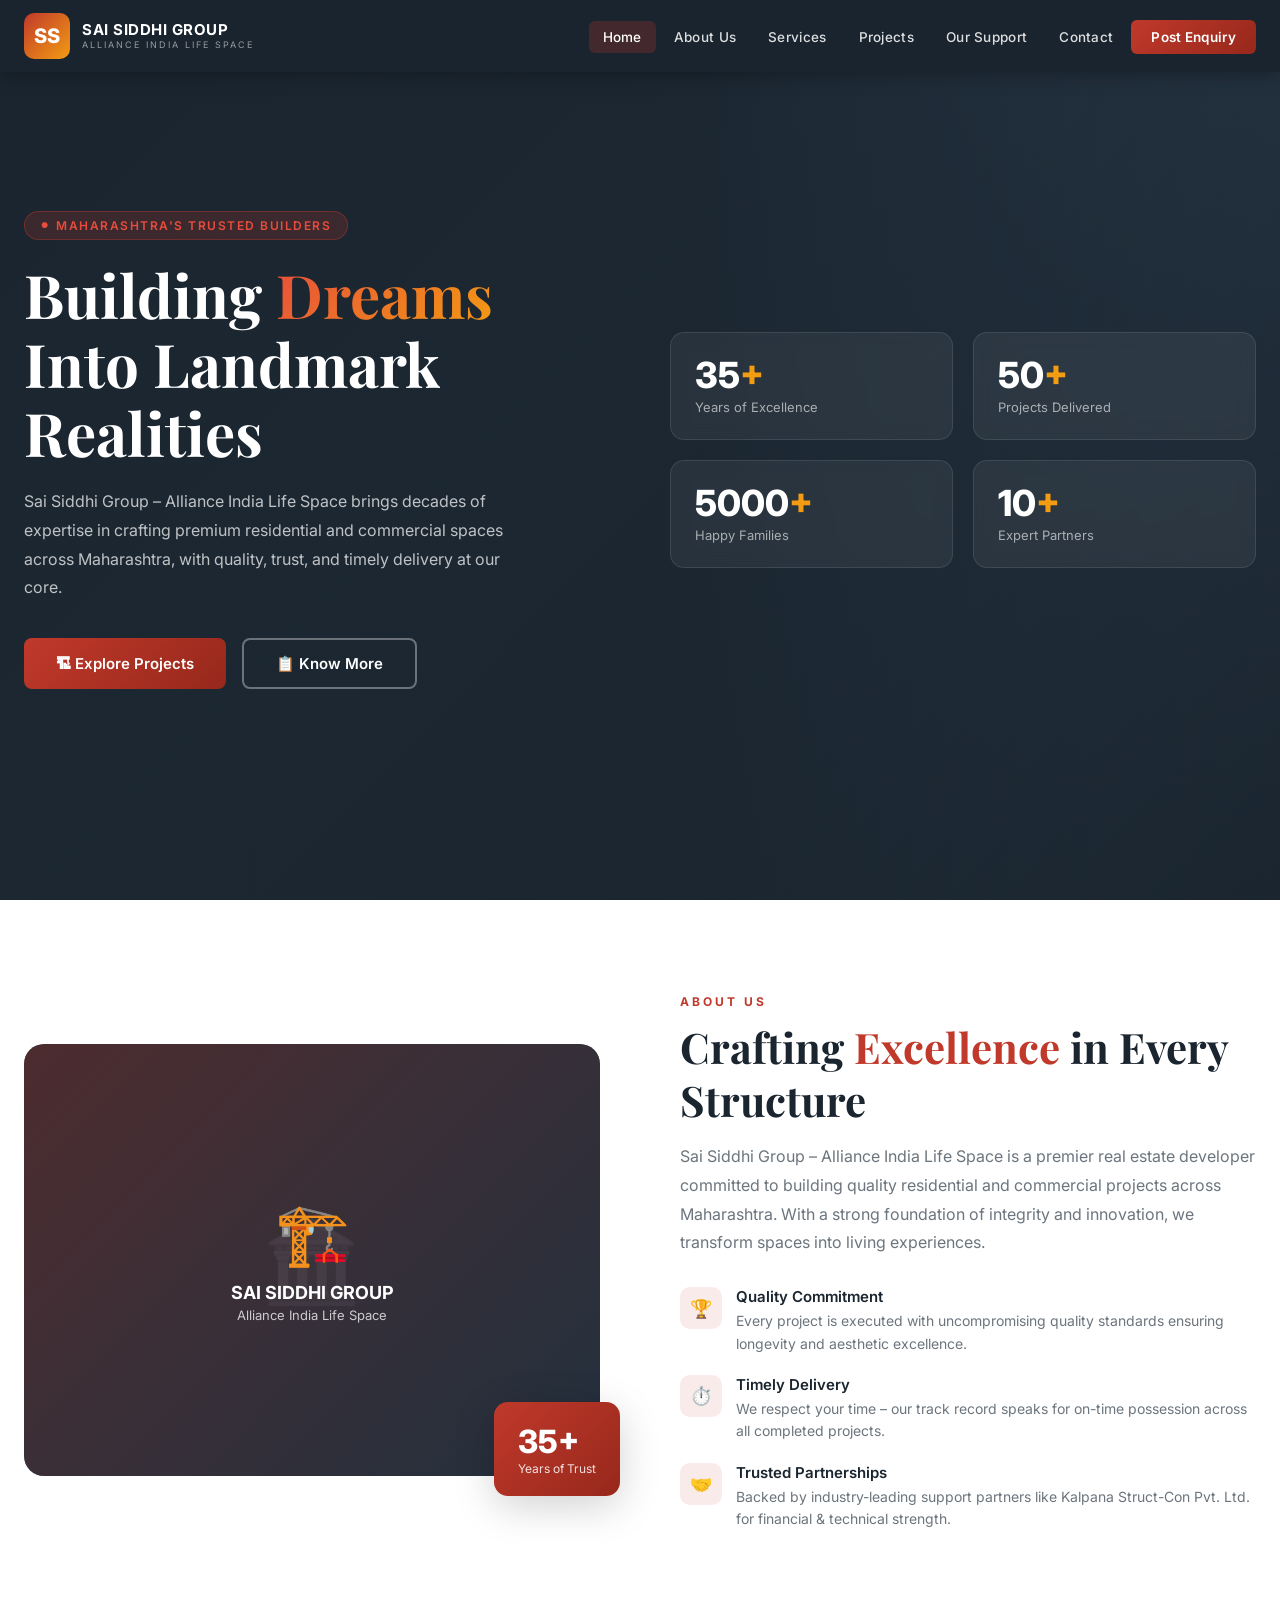
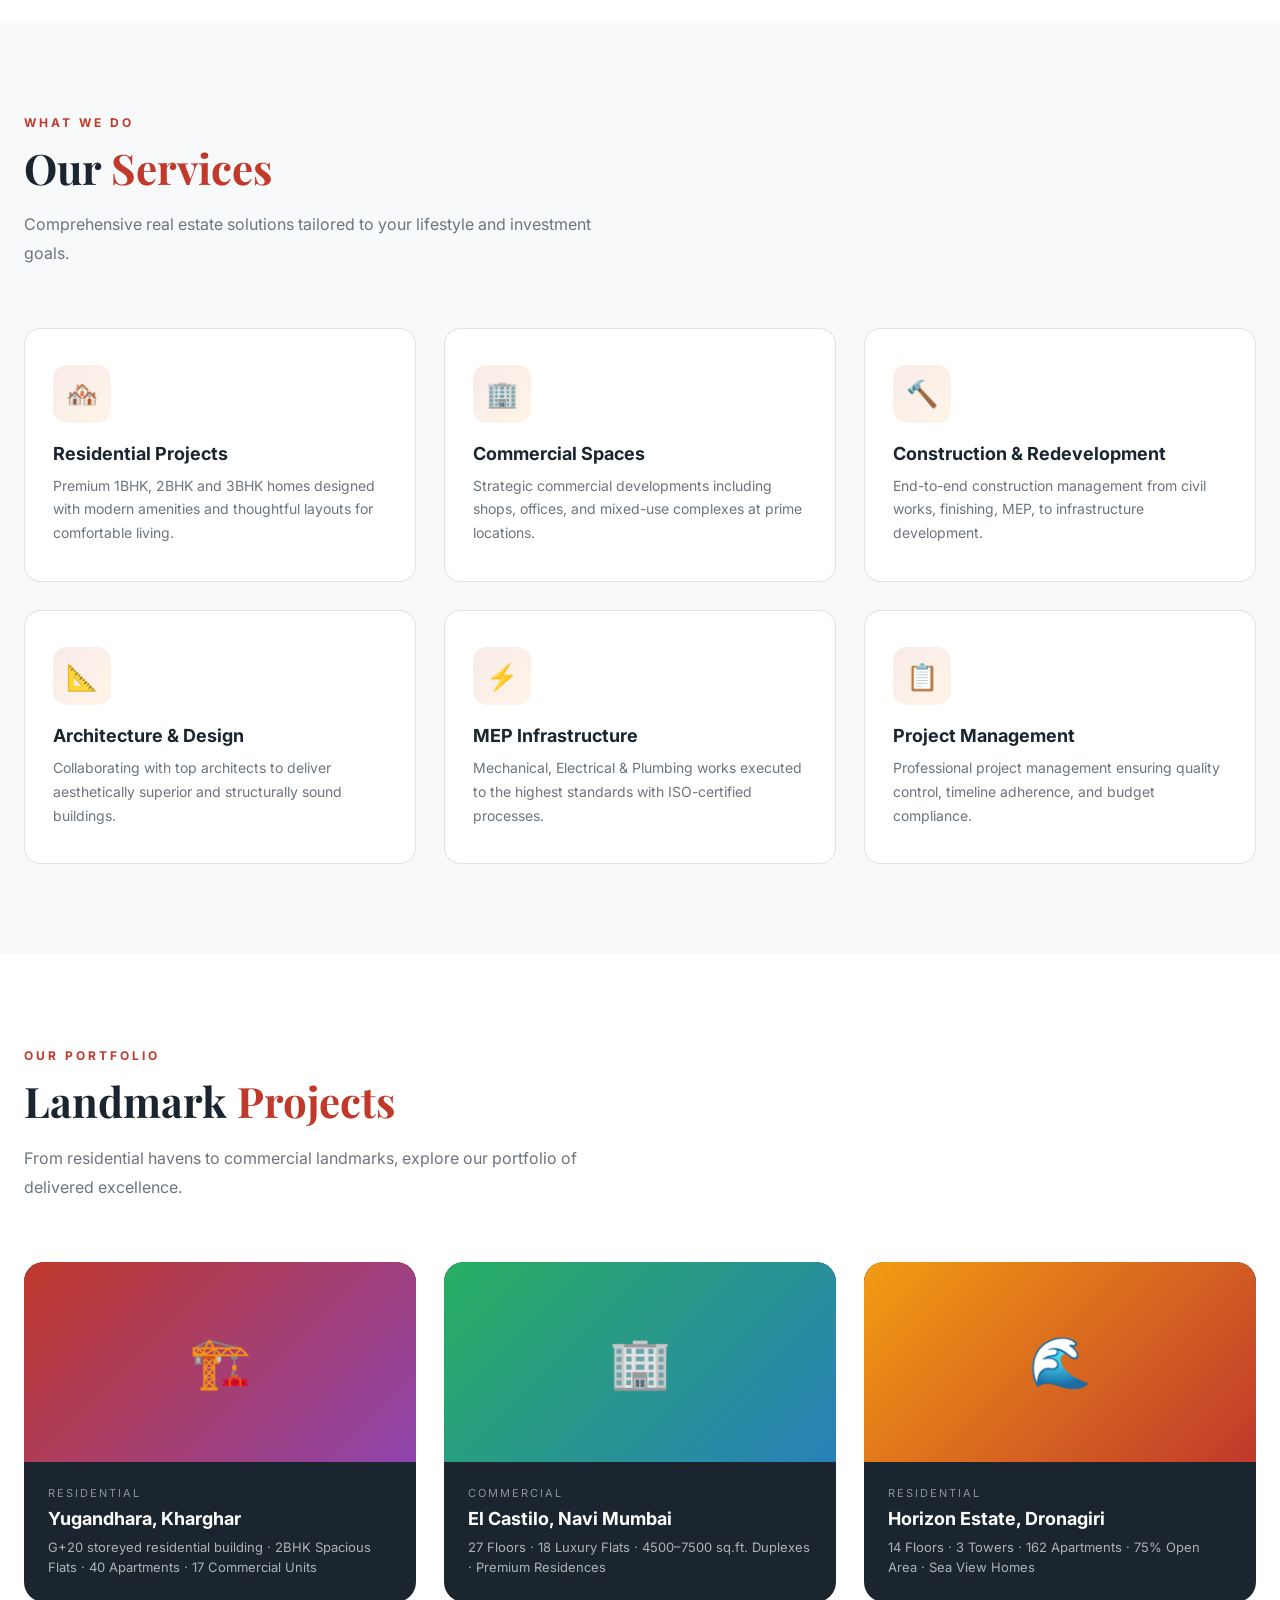
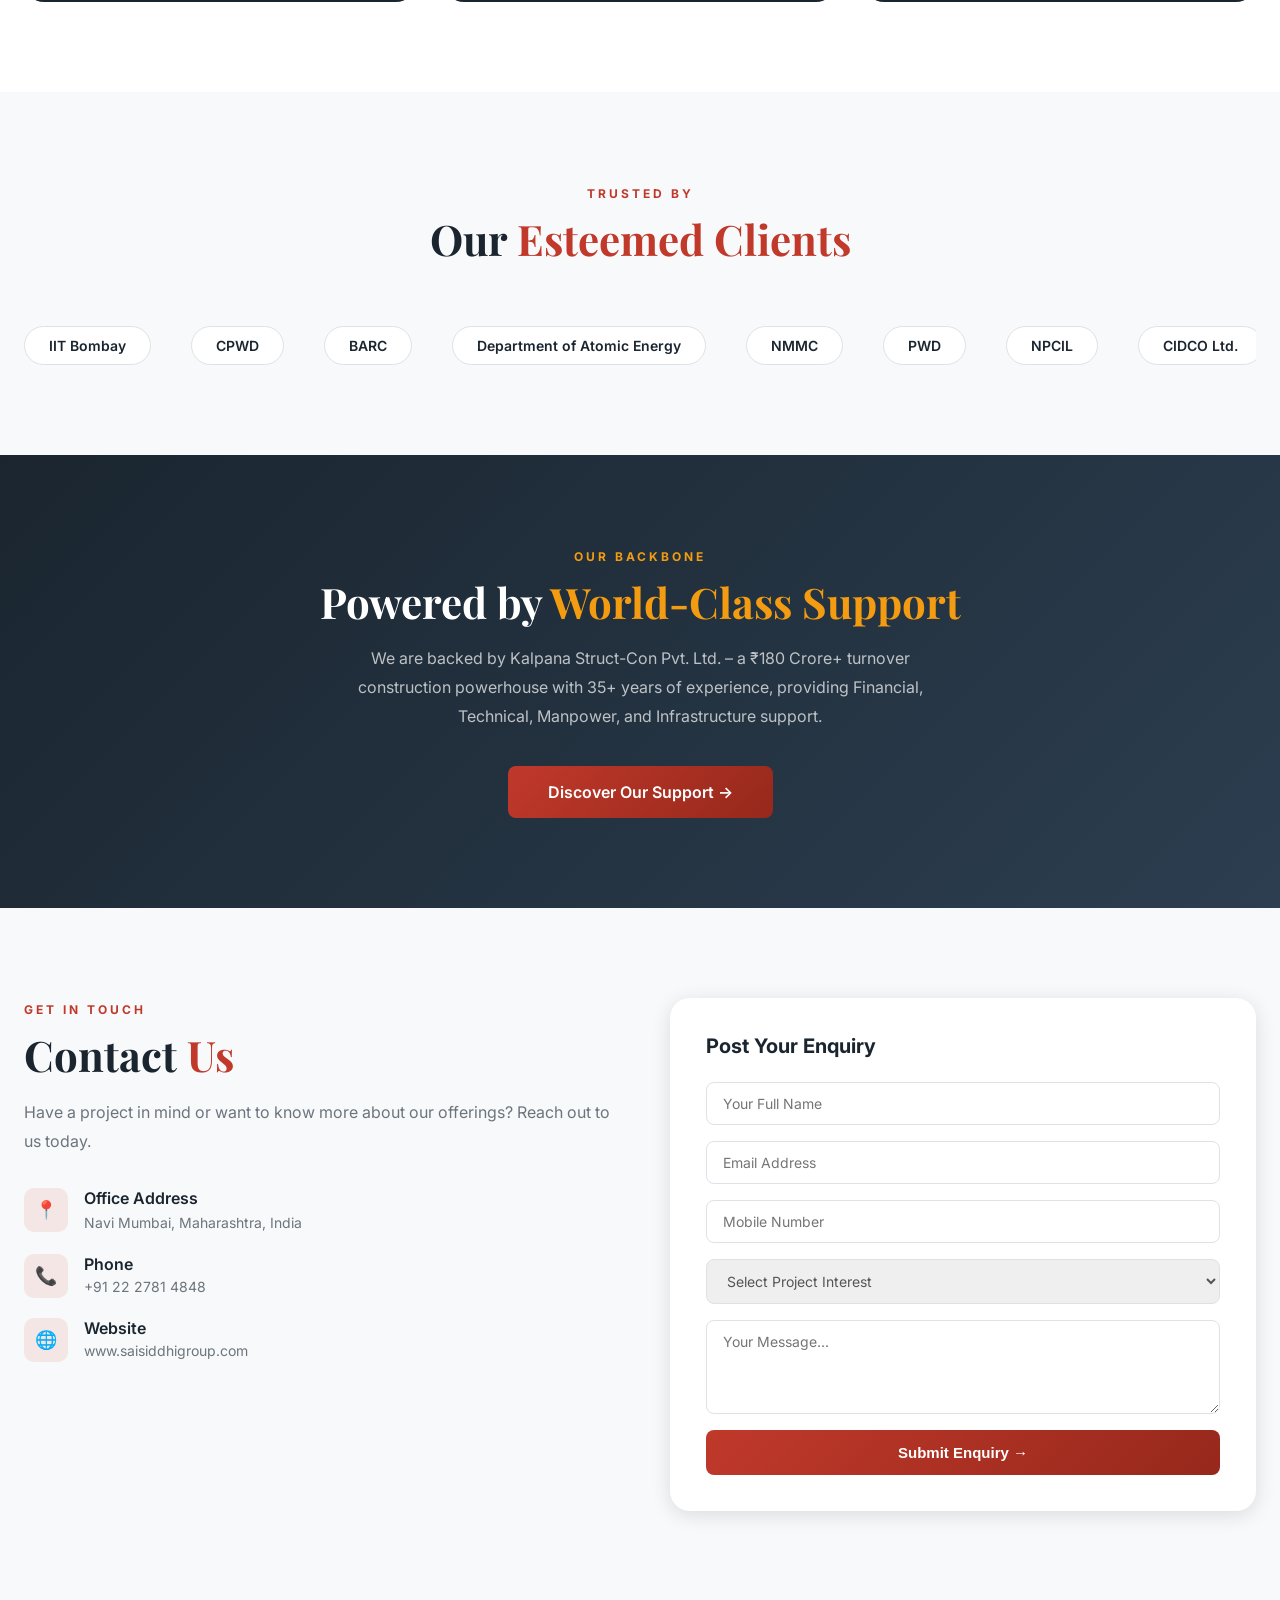
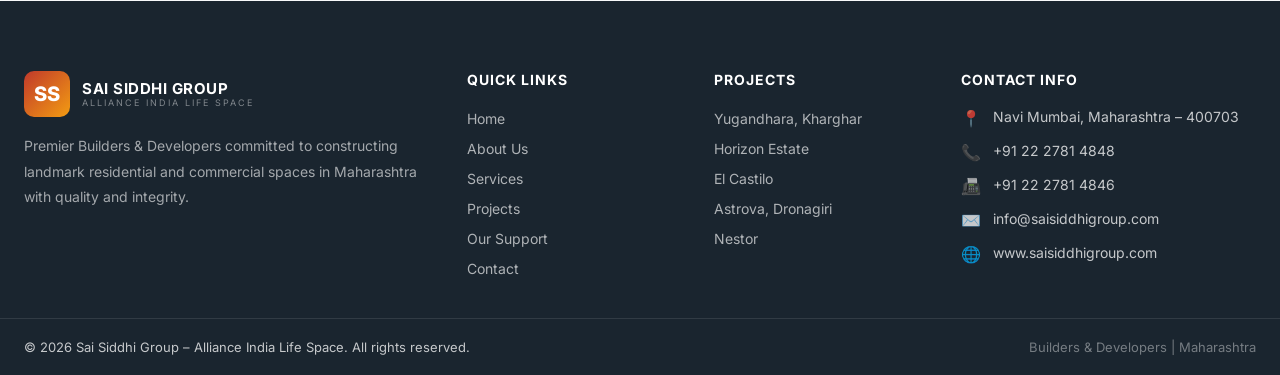
<file: index.html>
<!DOCTYPE html>
<html lang="en">
<head>
<meta charset="UTF-8"/>
<meta name="viewport" content="width=device-width, initial-scale=1.0"/>
<title>Sai Siddhi Group – Alliance India Life Space | Builders &amp; Developers</title>
<meta name="description" content="Sai Siddhi Group – Premier Builders & Developers in Maharashtra delivering landmark residential and commercial projects with excellence since decades."/>
<link rel="stylesheet" href="style.css"/>
</head>
<body>

<!-- NAVBAR -->
<nav class="navbar">
  <div class="nav-container">
    <a href="index.html" class="nav-logo">
      <div class="nav-logo-icon">SS</div>
      <div class="nav-logo-text">
        <span>SAI SIDDHI GROUP</span>
        <span>Alliance India Life Space</span>
      </div>
    </a>
    <ul class="nav-links">
      <li><a href="index.html" class="active">Home</a></li>
      <li><a href="#about">About Us</a></li>
      <li><a href="#services">Services</a></li>
      <li><a href="#projects">Projects</a></li>
      <li><a href="our-support.html">Our Support</a></li>
      <li><a href="#contact">Contact</a></li>
      <li><a href="#contact" class="nav-btn">Post Enquiry</a></li>
    </ul>
  </div>
</nav>

<!-- HERO -->
<section class="hero">
  <div class="hero-bg"></div>
  <div class="hero-pattern"></div>
  <div class="hero-overlay"></div>
  <div class="hero-content">
    <div class="hero-text">
      <div class="hero-badge"><span>Maharashtra's Trusted Builders</span></div>
      <h1>Building <span class="highlight">Dreams</span> Into Landmark Realities</h1>
      <p class="hero-desc">Sai Siddhi Group – Alliance India Life Space brings decades of expertise in crafting premium residential and commercial spaces across Maharashtra, with quality, trust, and timely delivery at our core.</p>
      <div class="hero-actions">
        <a href="#projects" class="btn-primary">🏗 Explore Projects</a>
        <a href="#about" class="btn-outline">📋 Know More</a>
      </div>
    </div>
    <div class="hero-stats">
      <div class="hero-stat-card">
        <div class="num">35<span>+</span></div>
        <div class="label">Years of Excellence</div>
      </div>
      <div class="hero-stat-card">
        <div class="num">50<span>+</span></div>
        <div class="label">Projects Delivered</div>
      </div>
      <div class="hero-stat-card">
        <div class="num">5000<span>+</span></div>
        <div class="label">Happy Families</div>
      </div>
      <div class="hero-stat-card">
        <div class="num">10<span>+</span></div>
        <div class="label">Expert Partners</div>
      </div>
    </div>
  </div>
</section>

<!-- ABOUT -->
<section class="section" id="about">
  <div class="container">
    <div class="about-grid">
      <div class="about-visual">
        <div class="about-img-placeholder">
          <div class="about-img-icon">🏛️</div>
          <div style="position:absolute;inset:0;background:linear-gradient(135deg,rgba(192,57,43,0.3),rgba(26,37,47,0.6));border-radius:20px;display:flex;align-items:center;justify-content:center;">
            <div style="text-align:center;color:white;">
              <div style="font-size:60px;margin-bottom:12px;">🏗️</div>
              <div style="font-size:18px;font-weight:700;">SAI SIDDHI GROUP</div>
              <div style="font-size:13px;opacity:0.75;margin-top:4px;">Alliance India Life Space</div>
            </div>
          </div>
        </div>
        <div class="about-badge">
          <div class="big">35+</div>
          <div class="small">Years of Trust</div>
        </div>
      </div>
      <div class="about-info">
        <div class="section-tag">About Us</div>
        <h2 class="section-title">Crafting <span class="accent">Excellence</span> in Every Structure</h2>
        <p class="section-desc">Sai Siddhi Group – Alliance India Life Space is a premier real estate developer committed to building quality residential and commercial projects across Maharashtra. With a strong foundation of integrity and innovation, we transform spaces into living experiences.</p>
        <div class="about-points">
          <div class="about-point">
            <div class="about-point-icon">🏆</div>
            <div>
              <h4>Quality Commitment</h4>
              <p>Every project is executed with uncompromising quality standards ensuring longevity and aesthetic excellence.</p>
            </div>
          </div>
          <div class="about-point">
            <div class="about-point-icon">⏱️</div>
            <div>
              <h4>Timely Delivery</h4>
              <p>We respect your time – our track record speaks for on-time possession across all completed projects.</p>
            </div>
          </div>
          <div class="about-point">
            <div class="about-point-icon">🤝</div>
            <div>
              <h4>Trusted Partnerships</h4>
              <p>Backed by industry-leading support partners like Kalpana Struct-Con Pvt. Ltd. for financial &amp; technical strength.</p>
            </div>
          </div>
        </div>
      </div>
    </div>
  </div>
</section>

<!-- SERVICES -->
<section class="section section-alt" id="services">
  <div class="container">
    <div class="section-header">
      <div class="section-tag">What We Do</div>
      <h2 class="section-title">Our <span class="accent">Services</span></h2>
      <p class="section-desc">Comprehensive real estate solutions tailored to your lifestyle and investment goals.</p>
    </div>
    <div class="services-grid">
      <div class="service-card">
        <div class="service-icon">🏘️</div>
        <h3>Residential Projects</h3>
        <p>Premium 1BHK, 2BHK and 3BHK homes designed with modern amenities and thoughtful layouts for comfortable living.</p>
      </div>
      <div class="service-card">
        <div class="service-icon">🏢</div>
        <h3>Commercial Spaces</h3>
        <p>Strategic commercial developments including shops, offices, and mixed-use complexes at prime locations.</p>
      </div>
      <div class="service-card">
        <div class="service-icon">🔨</div>
        <h3>Construction &amp; Redevelopment</h3>
        <p>End-to-end construction management from civil works, finishing, MEP, to infrastructure development.</p>
      </div>
      <div class="service-card">
        <div class="service-icon">📐</div>
        <h3>Architecture &amp; Design</h3>
        <p>Collaborating with top architects to deliver aesthetically superior and structurally sound buildings.</p>
      </div>
      <div class="service-card">
        <div class="service-icon">⚡</div>
        <h3>MEP Infrastructure</h3>
        <p>Mechanical, Electrical &amp; Plumbing works executed to the highest standards with ISO-certified processes.</p>
      </div>
      <div class="service-card">
        <div class="service-icon">📋</div>
        <h3>Project Management</h3>
        <p>Professional project management ensuring quality control, timeline adherence, and budget compliance.</p>
      </div>
    </div>
  </div>
</section>

<!-- PROJECTS -->
<section class="section" id="projects">
  <div class="container">
    <div class="section-header">
      <div class="section-tag">Our Portfolio</div>
      <h2 class="section-title">Landmark <span class="accent">Projects</span></h2>
      <p class="section-desc">From residential havens to commercial landmarks, explore our portfolio of delivered excellence.</p>
    </div>
    <div style="display:grid;grid-template-columns:repeat(3,1fr);gap:28px;">
      <div style="background:var(--secondary);border-radius:20px;overflow:hidden;transition:all 0.3s ease;" onmouseover="this.style.transform='translateY(-6px)'" onmouseout="this.style.transform='translateY(0)'">
        <div style="height:200px;background:linear-gradient(135deg,#c0392b,#8e44ad);display:flex;align-items:center;justify-content:center;font-size:50px;">🏗️</div>
        <div style="padding:24px;color:white;">
          <div style="font-size:11px;color:rgba(255,255,255,0.5);letter-spacing:2px;text-transform:uppercase;margin-bottom:8px;">Residential</div>
          <h3 style="font-size:18px;margin-bottom:8px;">Yugandhara, Kharghar</h3>
          <p style="font-size:13px;color:rgba(255,255,255,0.65);line-height:1.6;">G+20 storeyed residential building · 2BHK Spacious Flats · 40 Apartments · 17 Commercial Units</p>
        </div>
      </div>
      <div style="background:var(--secondary);border-radius:20px;overflow:hidden;transition:all 0.3s ease;" onmouseover="this.style.transform='translateY(-6px)'" onmouseout="this.style.transform='translateY(0)'">
        <div style="height:200px;background:linear-gradient(135deg,#27ae60,#2980b9);display:flex;align-items:center;justify-content:center;font-size:50px;">🏢</div>
        <div style="padding:24px;color:white;">
          <div style="font-size:11px;color:rgba(255,255,255,0.5);letter-spacing:2px;text-transform:uppercase;margin-bottom:8px;">Commercial</div>
          <h3 style="font-size:18px;margin-bottom:8px;">El Castilo, Navi Mumbai</h3>
          <p style="font-size:13px;color:rgba(255,255,255,0.65);line-height:1.6;">27 Floors · 18 Luxury Flats · 4500–7500 sq.ft. Duplexes · Premium Residences</p>
        </div>
      </div>
      <div style="background:var(--secondary);border-radius:20px;overflow:hidden;transition:all 0.3s ease;" onmouseover="this.style.transform='translateY(-6px)'" onmouseout="this.style.transform='translateY(0)'">
        <div style="height:200px;background:linear-gradient(135deg,#f39c12,#c0392b);display:flex;align-items:center;justify-content:center;font-size:50px;">🌊</div>
        <div style="padding:24px;color:white;">
          <div style="font-size:11px;color:rgba(255,255,255,0.5);letter-spacing:2px;text-transform:uppercase;margin-bottom:8px;">Residential</div>
          <h3 style="font-size:18px;margin-bottom:8px;">Horizon Estate, Dronagiri</h3>
          <p style="font-size:13px;color:rgba(255,255,255,0.65);line-height:1.6;">14 Floors · 3 Towers · 162 Apartments · 75% Open Area · Sea View Homes</p>
        </div>
      </div>
    </div>
  </div>
</section>

<!-- CLIENTS -->
<section class="section section-alt" id="clients">
  <div class="container">
    <div class="section-header" style="text-align:center;">
      <div class="section-tag">Trusted By</div>
      <h2 class="section-title">Our <span class="accent">Esteemed Clients</span></h2>
    </div>
    <div class="clients-track">
      <div class="clients-list">
        <div class="client-chip">IIT Bombay</div>
        <div class="client-chip">CPWD</div>
        <div class="client-chip">BARC</div>
        <div class="client-chip">Department of Atomic Energy</div>
        <div class="client-chip">NMMC</div>
        <div class="client-chip">PWD</div>
        <div class="client-chip">NPCIL</div>
        <div class="client-chip">CIDCO Ltd.</div>
        <div class="client-chip">GAIL</div>
        <div class="client-chip">Bank of India</div>
        <div class="client-chip">Marathwada Mitra Mandal</div>
        <!-- duplicate for infinite scroll -->
        <div class="client-chip">IIT Bombay</div>
        <div class="client-chip">CPWD</div>
        <div class="client-chip">BARC</div>
        <div class="client-chip">Department of Atomic Energy</div>
        <div class="client-chip">NMMC</div>
        <div class="client-chip">PWD</div>
        <div class="client-chip">NPCIL</div>
        <div class="client-chip">CIDCO Ltd.</div>
        <div class="client-chip">GAIL</div>
        <div class="client-chip">Bank of India</div>
        <div class="client-chip">Marathwada Mitra Mandal</div>
      </div>
    </div>
  </div>
</section>

<!-- SUPPORT CTA -->
<section class="section" style="background:linear-gradient(135deg,var(--secondary),var(--secondary-light));">
  <div class="container" style="text-align:center;color:white;">
    <div class="section-tag" style="color:var(--accent);">Our Backbone</div>
    <h2 class="section-title" style="color:white;">Powered by <span style="color:var(--accent);">World-Class Support</span></h2>
    <p style="font-size:16px;color:rgba(255,255,255,0.7);max-width:600px;margin:0 auto 36px;line-height:1.8;">We are backed by Kalpana Struct-Con Pvt. Ltd. – a ₹180 Crore+ turnover construction powerhouse with 35+ years of experience, providing Financial, Technical, Manpower, and Infrastructure support.</p>
    <a href="our-support.html" class="btn-primary" style="font-size:16px;padding:16px 40px;">Discover Our Support →</a>
  </div>
</section>

<!-- CONTACT -->
<section class="section section-alt" id="contact">
  <div class="container">
    <div style="display:grid;grid-template-columns:1fr 1fr;gap:60px;align-items:start;">
      <div>
        <div class="section-tag">Get In Touch</div>
        <h2 class="section-title">Contact <span class="accent">Us</span></h2>
        <p class="section-desc" style="margin-bottom:32px;">Have a project in mind or want to know more about our offerings? Reach out to us today.</p>
        <div style="display:flex;flex-direction:column;gap:20px;">
          <div style="display:flex;gap:16px;align-items:flex-start;">
            <div style="width:44px;height:44px;background:rgba(192,57,43,0.1);border-radius:10px;display:flex;align-items:center;justify-content:center;font-size:18px;flex-shrink:0;">📍</div>
            <div><div style="font-weight:600;margin-bottom:4px;">Office Address</div><div style="font-size:14px;color:var(--gray);line-height:1.6;">Navi Mumbai, Maharashtra, India</div></div>
          </div>
          <div style="display:flex;gap:16px;align-items:flex-start;">
            <div style="width:44px;height:44px;background:rgba(192,57,43,0.1);border-radius:10px;display:flex;align-items:center;justify-content:center;font-size:18px;flex-shrink:0;">📞</div>
            <div><div style="font-weight:600;margin-bottom:4px;">Phone</div><div style="font-size:14px;color:var(--gray);">+91 22 2781 4848</div></div>
          </div>
          <div style="display:flex;gap:16px;align-items:flex-start;">
            <div style="width:44px;height:44px;background:rgba(192,57,43,0.1);border-radius:10px;display:flex;align-items:center;justify-content:center;font-size:18px;flex-shrink:0;">🌐</div>
            <div><div style="font-weight:600;margin-bottom:4px;">Website</div><div style="font-size:14px;color:var(--gray);">www.saisiddhigroup.com</div></div>
          </div>
        </div>
      </div>
      <div style="background:white;border-radius:20px;padding:36px;box-shadow:var(--shadow);">
        <h3 style="font-size:20px;font-weight:700;margin-bottom:24px;">Post Your Enquiry</h3>
        <form style="display:flex;flex-direction:column;gap:16px;">
          <input type="text" placeholder="Your Full Name" style="padding:12px 16px;border:1px solid var(--border);border-radius:8px;font-family:inherit;font-size:14px;outline:none;" onfocus="this.style.borderColor='var(--primary)'" onblur="this.style.borderColor='var(--border)'"/>
          <input type="email" placeholder="Email Address" style="padding:12px 16px;border:1px solid var(--border);border-radius:8px;font-family:inherit;font-size:14px;outline:none;" onfocus="this.style.borderColor='var(--primary)'" onblur="this.style.borderColor='var(--border)'"/>
          <input type="tel" placeholder="Mobile Number" style="padding:12px 16px;border:1px solid var(--border);border-radius:8px;font-family:inherit;font-size:14px;outline:none;" onfocus="this.style.borderColor='var(--primary)'" onblur="this.style.borderColor='var(--border)'"/>
          <select style="padding:12px 16px;border:1px solid var(--border);border-radius:8px;font-family:inherit;font-size:14px;outline:none;color:#555;">
            <option>Select Project Interest</option>
            <option>Residential – 1BHK</option>
            <option>Residential – 2BHK</option>
            <option>Residential – 3BHK</option>
            <option>Commercial Space</option>
          </select>
          <textarea placeholder="Your Message..." rows="4" style="padding:12px 16px;border:1px solid var(--border);border-radius:8px;font-family:inherit;font-size:14px;outline:none;resize:vertical;" onfocus="this.style.borderColor='var(--primary)'" onblur="this.style.borderColor='var(--border)'"></textarea>
          <button type="submit" class="btn-primary" style="border:none;justify-content:center;">Submit Enquiry →</button>
        </form>
      </div>
    </div>
  </div>
</section>

<!-- FOOTER -->
<footer class="footer">
  <div class="footer-main">
    <div class="footer-brand">
      <div class="nav-logo" style="display:flex;align-items:center;gap:12px;text-decoration:none;">
        <div class="nav-logo-icon">SS</div>
        <div class="nav-logo-text">
          <span style="color:white;">SAI SIDDHI GROUP</span>
          <span style="color:rgba(255,255,255,0.45);">Alliance India Life Space</span>
        </div>
      </div>
      <p style="margin-top:16px;font-size:14px;line-height:1.8;color:rgba(255,255,255,0.6);">Premier Builders &amp; Developers committed to constructing landmark residential and commercial spaces in Maharashtra with quality and integrity.</p>
    </div>
    <div class="footer-col">
      <h4>Quick Links</h4>
      <ul>
        <li><a href="index.html">Home</a></li>
        <li><a href="#about">About Us</a></li>
        <li><a href="#services">Services</a></li>
        <li><a href="#projects">Projects</a></li>
        <li><a href="our-support.html">Our Support</a></li>
        <li><a href="#contact">Contact</a></li>
      </ul>
    </div>
    <div class="footer-col">
      <h4>Projects</h4>
      <ul>
        <li><a href="#">Yugandhara, Kharghar</a></li>
        <li><a href="#">Horizon Estate</a></li>
        <li><a href="#">El Castilo</a></li>
        <li><a href="#">Astrova, Dronagiri</a></li>
        <li><a href="#">Nestor</a></li>
      </ul>
    </div>
    <div class="footer-col">
      <h4>Contact Info</h4>
      <div class="footer-contact-item"><span>📍</span><span>Navi Mumbai, Maharashtra – 400703</span></div>
      <div class="footer-contact-item"><span>📞</span><span>+91 22 2781 4848</span></div>
      <div class="footer-contact-item"><span>📠</span><span>+91 22 2781 4846</span></div>
      <div class="footer-contact-item"><span>✉️</span><span>info@saisiddhigroup.com</span></div>
      <div class="footer-contact-item"><span>🌐</span><span>www.saisiddhigroup.com</span></div>
    </div>
  </div>
  <div class="footer-bottom">
    <span>© 2026 Sai Siddhi Group – Alliance India Life Space. All rights reserved.</span>
    <span style="color:rgba(255,255,255,0.4);">Builders &amp; Developers | Maharashtra</span>
  </div>
</footer>

</body>
</html>
</file>
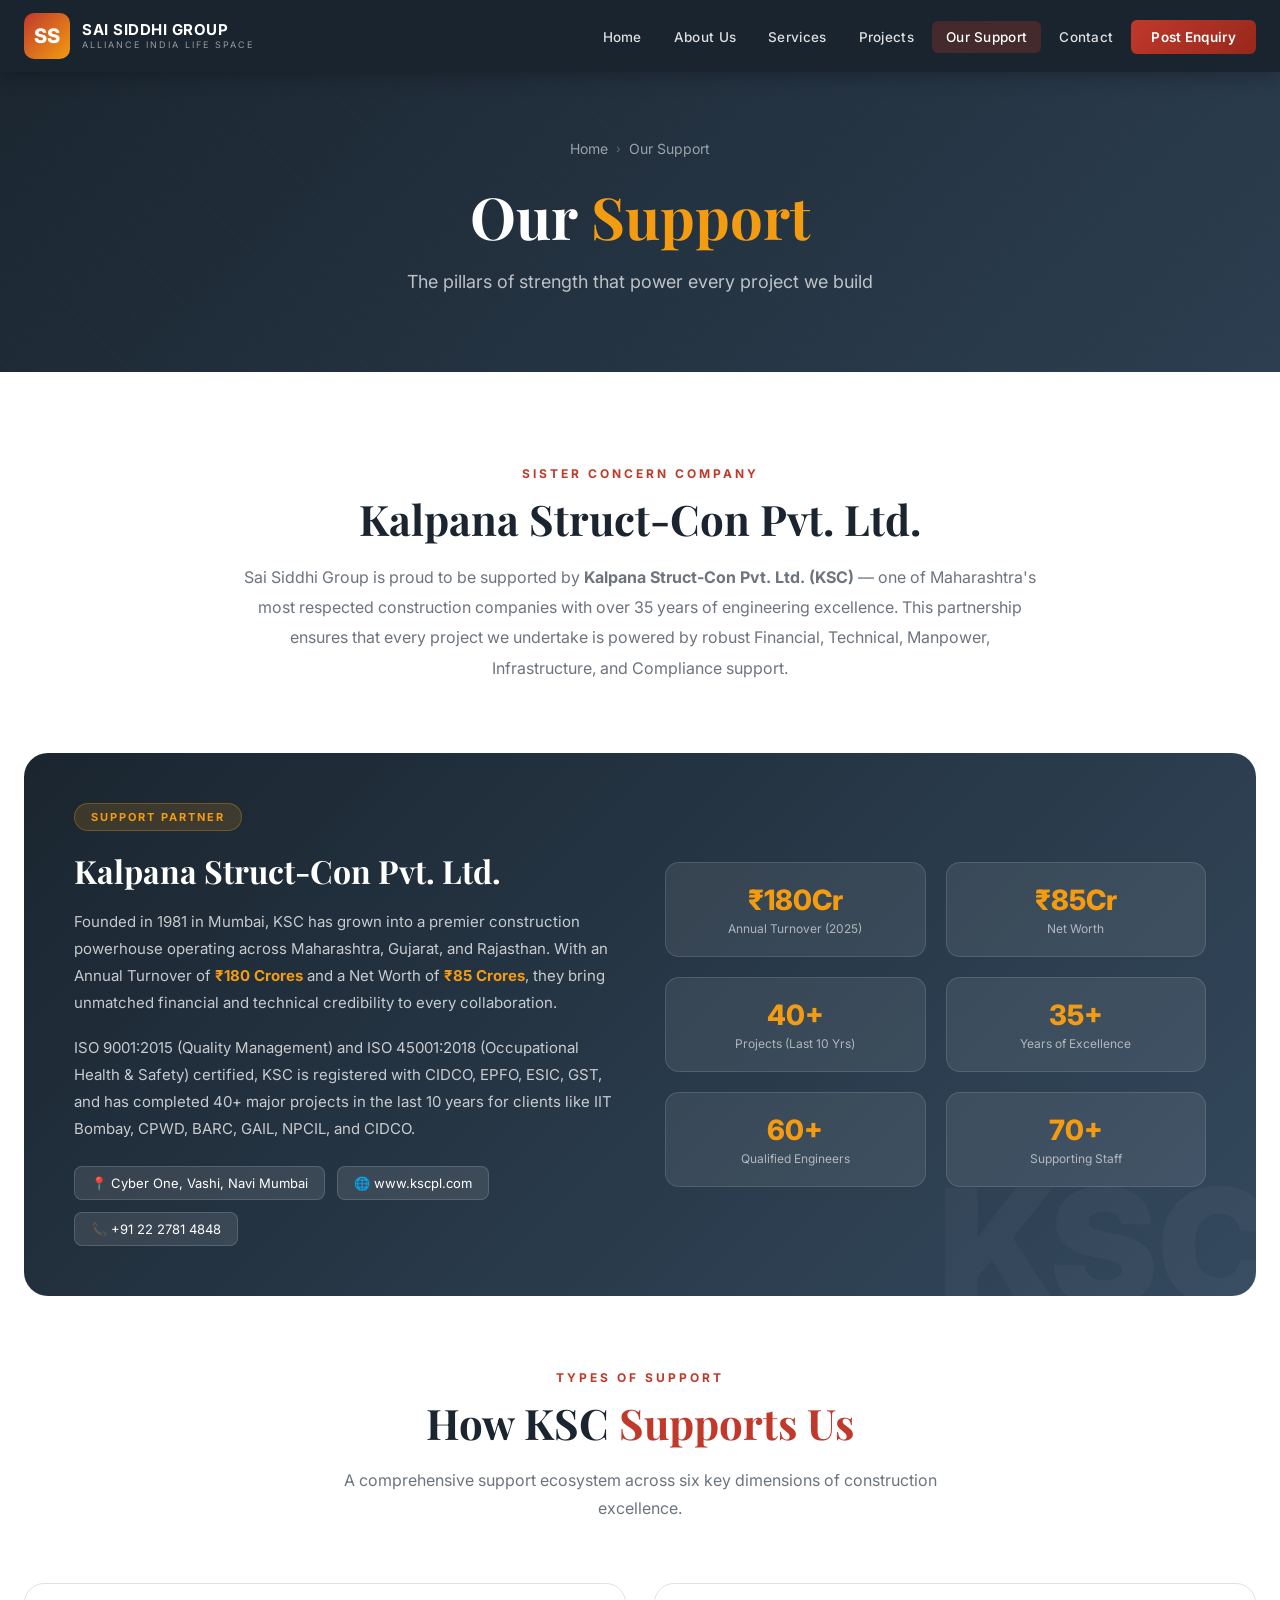
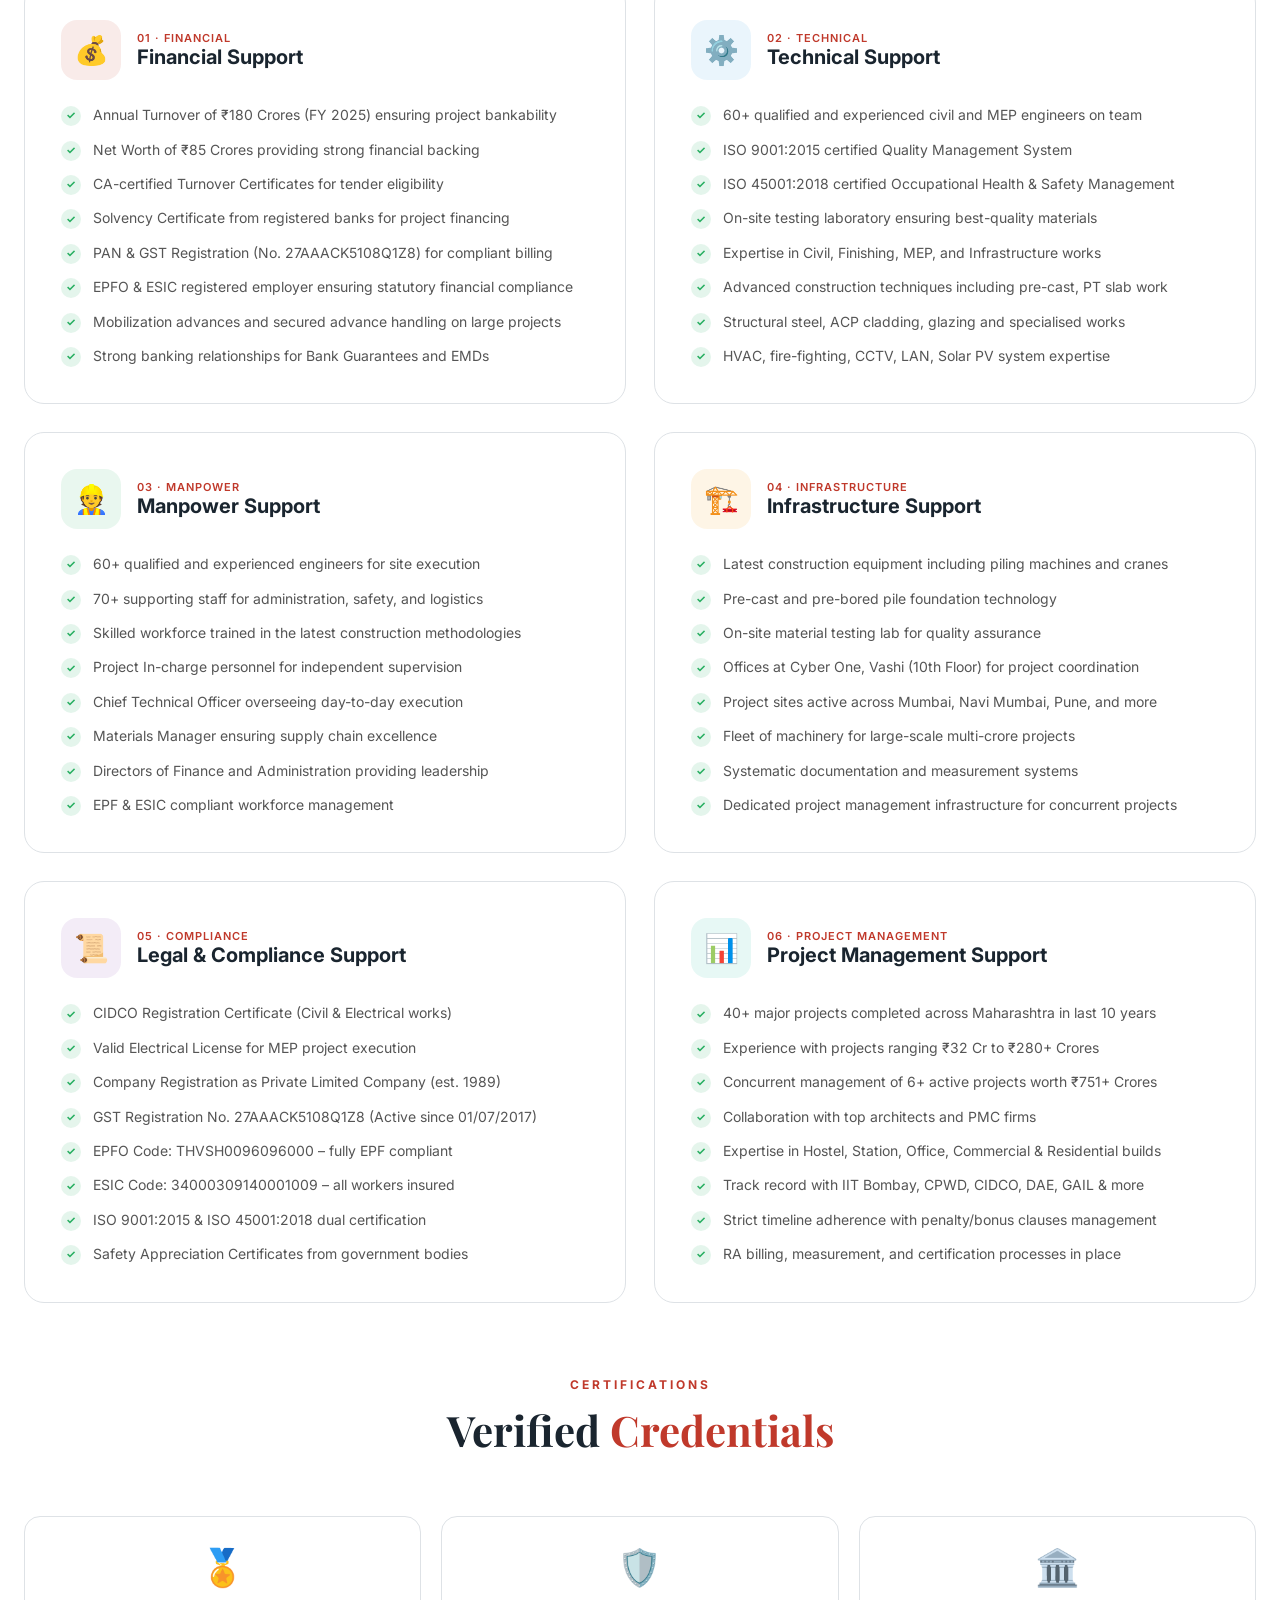
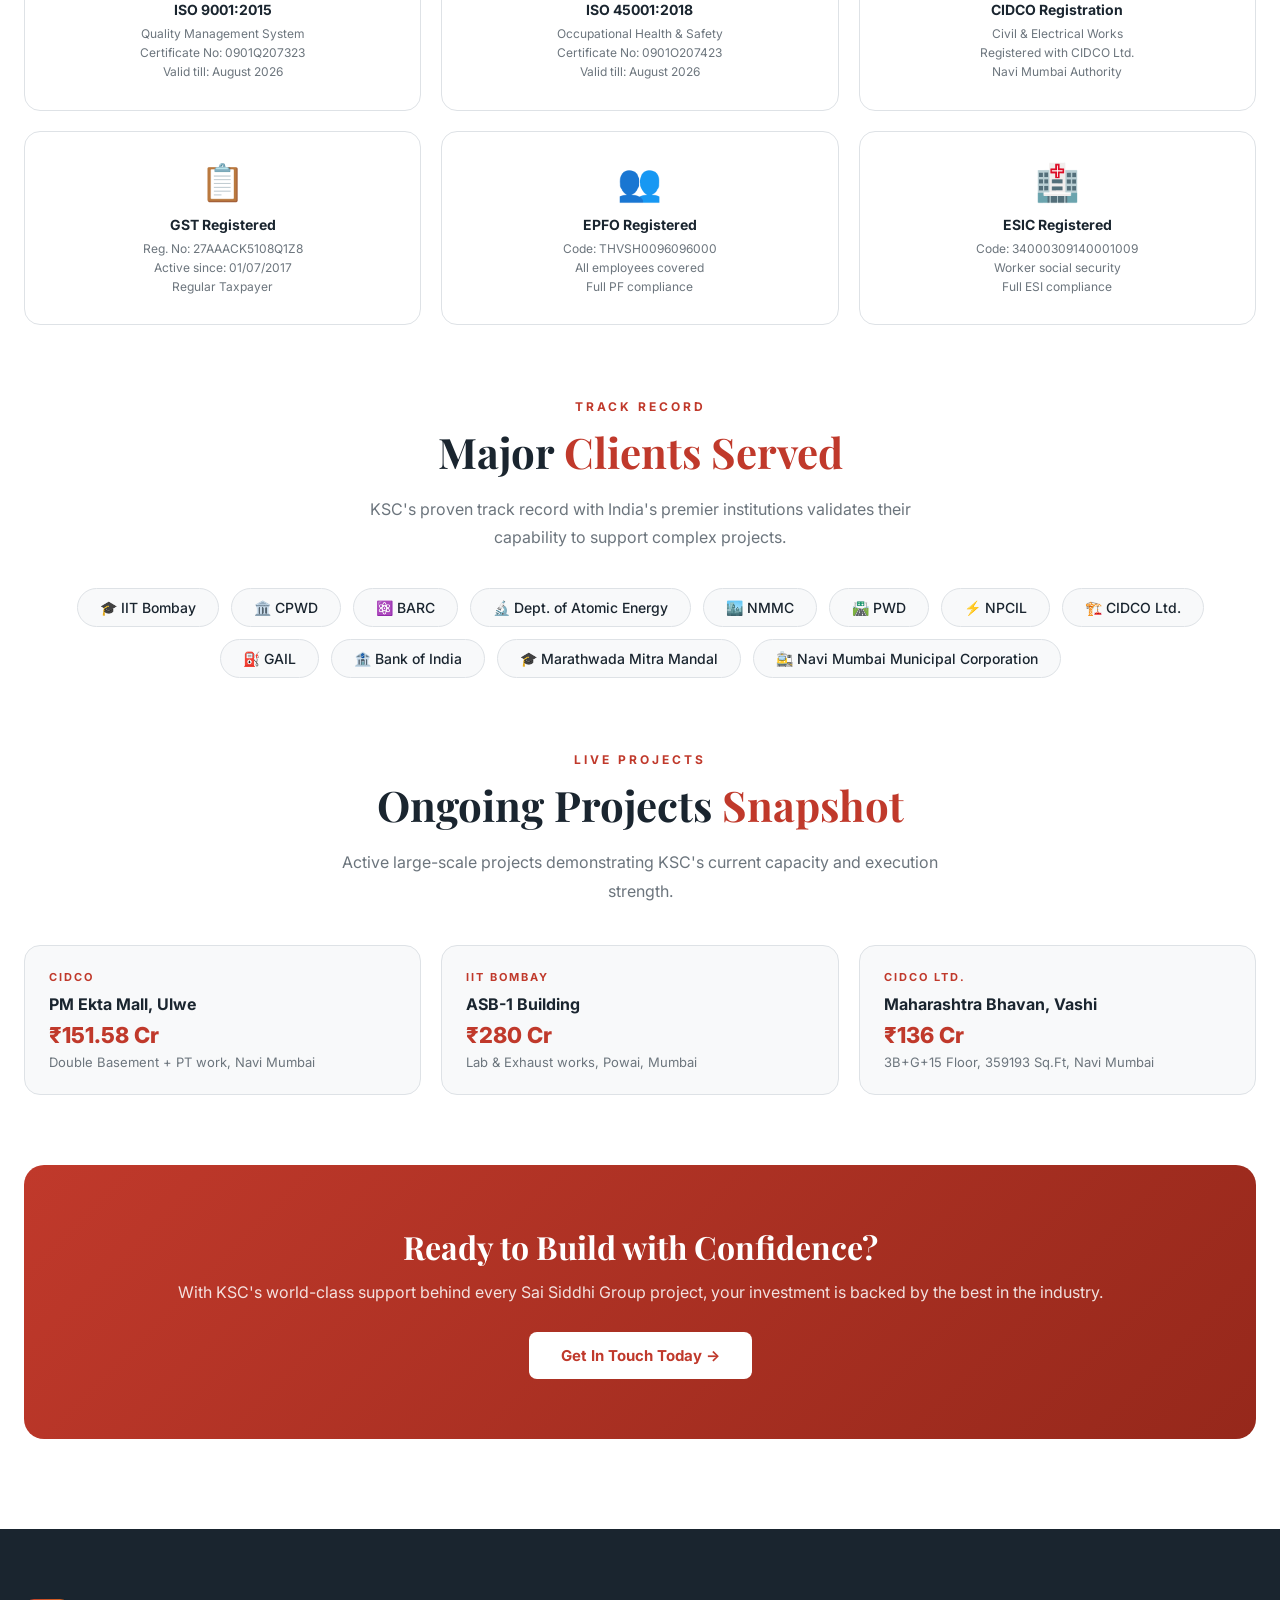
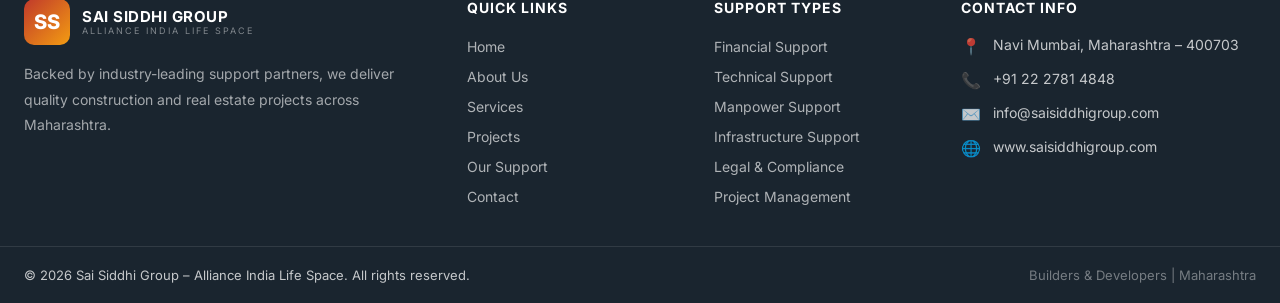
<file: our-support.html>
<!DOCTYPE html>
<html lang="en">

<head>
  <meta charset="UTF-8" />
  <meta name="viewport" content="width=device-width, initial-scale=1.0" />
  <title>Our Support – Sai Siddhi Group</title>
  <meta name="description"
    content="Discover the world-class support backing Sai Siddhi Group – Kalpana Struct-Con Pvt. Ltd. provides Financial, Technical, Manpower, and Infrastructure support." />
  <link rel="stylesheet" href="style.css" />
</head>

<body>

  <!-- NAVBAR -->
  <nav class="navbar">
    <div class="nav-container">
      <a href="index.html" class="nav-logo">
        <div class="nav-logo-icon">SS</div>
        <div class="nav-logo-text">
          <span>SAI SIDDHI GROUP</span>
          <span>Alliance India Life Space</span>
        </div>
      </a>
      <ul class="nav-links">
        <li><a href="index.html">Home</a></li>
        <li><a href="index.html#about">About Us</a></li>
        <li><a href="index.html#services">Services</a></li>
        <li><a href="index.html#projects">Projects</a></li>
        <li><a href="our-support.html" class="active">Our Support</a></li>
        <li><a href="index.html#contact">Contact</a></li>
        <li><a href="index.html#contact" class="nav-btn">Post Enquiry</a></li>
      </ul>
    </div>
  </nav>

  <!-- PAGE HEADER -->
  <div class="page-header">
    <div class="breadcrumb">
      <a href="index.html">Home</a>
      <span>›</span>
      <a href="#">Our Support</a>
    </div>
    <h1>Our <span style="color:var(--accent);">Support</span></h1>
    <p>The pillars of strength that power every project we build</p>
  </div>

  <!-- INTRO -->
  <section class="section">
    <div class="container">
      <div class="support-intro">
        <div class="section-tag">Sister Concern Company</div>
        <h2 class="section-title">Kalpana Struct-Con Pvt. Ltd.</span></h2>
        <p style="font-size:16px;color:var(--gray);line-height:1.9;margin-top:12px;">
          Sai Siddhi Group is proud to be supported by <strong>Kalpana Struct-Con Pvt. Ltd. (KSC)</strong> — one of
          Maharashtra's most respected construction companies with over 35 years of engineering excellence. This
          partnership ensures that every project we undertake is powered by robust Financial, Technical, Manpower,
          Infrastructure, and Compliance support.
        </p>
      </div>

      <!-- KSC HERO CARD -->
      <div class="ksc-hero">
        <div>
          <div
            style="display:inline-flex;align-items:center;gap:8px;background:rgba(243,156,18,0.15);border:1px solid rgba(243,156,18,0.3);border-radius:30px;padding:6px 16px;margin-bottom:18px;">
            <span
              style="font-size:11px;color:var(--accent);font-weight:700;letter-spacing:2px;text-transform:uppercase;">Support
              Partner</span>
          </div>
          <h2>Kalpana Struct-Con Pvt. Ltd.</h2>
          <p style="margin:12px 0 18px;">
            Founded in 1981 in Mumbai, KSC has grown into a premier construction powerhouse operating across
            Maharashtra, Gujarat, and Rajasthan. With an Annual Turnover of <strong style="color:var(--accent);">₹180
              Crores</strong> and a Net Worth of <strong style="color:var(--accent);">₹85 Crores</strong>, they bring
            unmatched financial and technical credibility to every collaboration.
          </p>
          <p>ISO 9001:2015 (Quality Management) and ISO 45001:2018 (Occupational Health &amp; Safety) certified, KSC is
            registered with CIDCO, EPFO, ESIC, GST, and has completed 40+ major projects in the last 10 years for
            clients like IIT Bombay, CPWD, BARC, GAIL, NPCIL, and CIDCO.</p>
          <div style="margin-top:24px;display:flex;gap:12px;flex-wrap:wrap;">
            <div
              style="background:rgba(255,255,255,0.1);border:1px solid rgba(255,255,255,0.15);border-radius:8px;padding:8px 16px;font-size:13px;">
              📍 Cyber One, Vashi, Navi Mumbai</div>
            <div
              style="background:rgba(255,255,255,0.1);border:1px solid rgba(255,255,255,0.15);border-radius:8px;padding:8px 16px;font-size:13px;">
              🌐 www.kscpl.com</div>
            <div
              style="background:rgba(255,255,255,0.1);border:1px solid rgba(255,255,255,0.15);border-radius:8px;padding:8px 16px;font-size:13px;">
              📞 +91 22 2781 4848</div>
          </div>
        </div>
        <div class="ksc-stats">
          <div class="ksc-stat">
            <div class="val">₹180Cr</div>
            <div class="lbl">Annual Turnover (2025)</div>
          </div>
          <div class="ksc-stat">
            <div class="val">₹85Cr</div>
            <div class="lbl">Net Worth</div>
          </div>
          <div class="ksc-stat">
            <div class="val">40+</div>
            <div class="lbl">Projects (Last 10 Yrs)</div>
          </div>
          <div class="ksc-stat">
            <div class="val">35+</div>
            <div class="lbl">Years of Excellence</div>
          </div>
          <div class="ksc-stat">
            <div class="val">60+</div>
            <div class="lbl">Qualified Engineers</div>
          </div>
          <div class="ksc-stat" style="grid-column:span 1;">
            <div class="val">70+</div>
            <div class="lbl">Supporting Staff</div>
          </div>
        </div>
      </div>

      <!-- SUPPORT CARDS -->
      <div class="section-header" style="text-align:center;">
        <div class="section-tag">Types of Support</div>
        <h2 class="section-title">How KSC <span class="accent">Supports Us</span></h2>
        <p class="section-desc" style="margin:0 auto;">A comprehensive support ecosystem across six key dimensions of
          construction excellence.</p>
      </div>

      <div class="support-grid">

        <!-- 1. Financial -->
        <div class="support-card">
          <div class="support-card-header">
            <div class="support-icon red">💰</div>
            <div>
              <div class="tag">01 · Financial</div>
              <h3>Financial Support</h3>
            </div>
          </div>
          <ul class="support-items">
            <li>Annual Turnover of ₹180 Crores (FY 2025) ensuring project bankability</li>
            <li>Net Worth of ₹85 Crores providing strong financial backing</li>
            <li>CA-certified Turnover Certificates for tender eligibility</li>
            <li>Solvency Certificate from registered banks for project financing</li>
            <li>PAN &amp; GST Registration (No. 27AAACK5108Q1Z8) for compliant billing</li>
            <li>EPFO &amp; ESIC registered employer ensuring statutory financial compliance</li>
            <li>Mobilization advances and secured advance handling on large projects</li>
            <li>Strong banking relationships for Bank Guarantees and EMDs</li>
          </ul>
        </div>

        <!-- 2. Technical -->
        <div class="support-card">
          <div class="support-card-header">
            <div class="support-icon blue">⚙️</div>
            <div>
              <div class="tag">02 · Technical</div>
              <h3>Technical Support</h3>
            </div>
          </div>
          <ul class="support-items">
            <li>60+ qualified and experienced civil and MEP engineers on team</li>
            <li>ISO 9001:2015 certified Quality Management System</li>
            <li>ISO 45001:2018 certified Occupational Health &amp; Safety Management</li>
            <li>On-site testing laboratory ensuring best-quality materials</li>
            <li>Expertise in Civil, Finishing, MEP, and Infrastructure works</li>
            <li>Advanced construction techniques including pre-cast, PT slab work</li>
            <li>Structural steel, ACP cladding, glazing and specialised works</li>
            <li>HVAC, fire-fighting, CCTV, LAN, Solar PV system expertise</li>
          </ul>
        </div>

        <!-- 3. Manpower -->
        <div class="support-card">
          <div class="support-card-header">
            <div class="support-icon green">👷</div>
            <div>
              <div class="tag">03 · Manpower</div>
              <h3>Manpower Support</h3>
            </div>
          </div>
          <ul class="support-items">
            <li>60+ qualified and experienced engineers for site execution</li>
            <li>70+ supporting staff for administration, safety, and logistics</li>
            <li>Skilled workforce trained in the latest construction methodologies</li>
            <li>Project In-charge personnel for independent supervision</li>
            <li>Chief Technical Officer overseeing day-to-day execution</li>
            <li>Materials Manager ensuring supply chain excellence</li>
            <li>Directors of Finance and Administration providing leadership</li>
            <li>EPF &amp; ESIC compliant workforce management</li>
          </ul>
        </div>

        <!-- 4. Infrastructure -->
        <div class="support-card">
          <div class="support-card-header">
            <div class="support-icon orange">🏗️</div>
            <div>
              <div class="tag">04 · Infrastructure</div>
              <h3>Infrastructure Support</h3>
            </div>
          </div>
          <ul class="support-items">
            <li>Latest construction equipment including piling machines and cranes</li>
            <li>Pre-cast and pre-bored pile foundation technology</li>
            <li>On-site material testing lab for quality assurance</li>
            <li>Offices at Cyber One, Vashi (10th Floor) for project coordination</li>
            <li>Project sites active across Mumbai, Navi Mumbai, Pune, and more</li>
            <li>Fleet of machinery for large-scale multi-crore projects</li>
            <li>Systematic documentation and measurement systems</li>
            <li>Dedicated project management infrastructure for concurrent projects</li>
          </ul>
        </div>

        <!-- 5. Legal & Compliance -->
        <div class="support-card">
          <div class="support-card-header">
            <div class="support-icon purple">📜</div>
            <div>
              <div class="tag">05 · Compliance</div>
              <h3>Legal &amp; Compliance Support</h3>
            </div>
          </div>
          <ul class="support-items">
            <li>CIDCO Registration Certificate (Civil &amp; Electrical works)</li>
            <li>Valid Electrical License for MEP project execution</li>
            <li>Company Registration as Private Limited Company (est. 1989)</li>
            <li>GST Registration No. 27AAACK5108Q1Z8 (Active since 01/07/2017)</li>
            <li>EPFO Code: THVSH0096096000 – fully EPF compliant</li>
            <li>ESIC Code: 34000309140001009 – all workers insured</li>
            <li>ISO 9001:2015 &amp; ISO 45001:2018 dual certification</li>
            <li>Safety Appreciation Certificates from government bodies</li>
          </ul>
        </div>

        <!-- 6. Project Management -->
        <div class="support-card">
          <div class="support-card-header">
            <div class="support-icon teal">📊</div>
            <div>
              <div class="tag">06 · Project Management</div>
              <h3>Project Management Support</h3>
            </div>
          </div>
          <ul class="support-items">
            <li>40+ major projects completed across Maharashtra in last 10 years</li>
            <li>Experience with projects ranging ₹32 Cr to ₹280+ Crores</li>
            <li>Concurrent management of 6+ active projects worth ₹751+ Crores</li>
            <li>Collaboration with top architects and PMC firms</li>
            <li>Expertise in Hostel, Station, Office, Commercial &amp; Residential builds</li>
            <li>Track record with IIT Bombay, CPWD, CIDCO, DAE, GAIL &amp; more</li>
            <li>Strict timeline adherence with penalty/bonus clauses management</li>
            <li>RA billing, measurement, and certification processes in place</li>
          </ul>
        </div>

      </div>

      <!-- CERTIFICATIONS -->
      <div class="section-header" style="text-align:center;margin-top:20px;">
        <div class="section-tag">Certifications</div>
        <h2 class="section-title">Verified <span class="accent">Credentials</span></h2>
      </div>
      <div class="certifications">
        <div class="cert-card">
          <div class="cert-icon">🏅</div>
          <h4>ISO 9001:2015</h4>
          <p>Quality Management System<br />Certificate No: 0901Q207323<br />Valid till: August 2026</p>
        </div>
        <div class="cert-card">
          <div class="cert-icon">🛡️</div>
          <h4>ISO 45001:2018</h4>
          <p>Occupational Health &amp; Safety<br />Certificate No: 0901O207423<br />Valid till: August 2026</p>
        </div>
        <div class="cert-card">
          <div class="cert-icon">🏛️</div>
          <h4>CIDCO Registration</h4>
          <p>Civil &amp; Electrical Works<br />Registered with CIDCO Ltd.<br />Navi Mumbai Authority</p>
        </div>
        <div class="cert-card">
          <div class="cert-icon">📋</div>
          <h4>GST Registered</h4>
          <p>Reg. No: 27AAACK5108Q1Z8<br />Active since: 01/07/2017<br />Regular Taxpayer</p>
        </div>
        <div class="cert-card">
          <div class="cert-icon">👥</div>
          <h4>EPFO Registered</h4>
          <p>Code: THVSH0096096000<br />All employees covered<br />Full PF compliance</p>
        </div>
        <div class="cert-card">
          <div class="cert-icon">🏥</div>
          <h4>ESIC Registered</h4>
          <p>Code: 34000309140001009<br />Worker social security<br />Full ESI compliance</p>
        </div>
      </div>

      <!-- KEY CLIENTS -->
      <div class="clients-section-title">
        <div class="section-tag">Track Record</div>
        <h2 class="section-title">Major <span class="accent">Clients Served</span></h2>
        <p class="section-desc" style="margin:0 auto 32px;">KSC's proven track record with India's premier institutions
          validates their capability to support complex projects.</p>
      </div>
      <div class="clients-tags">
        <div class="client-tag">🎓 IIT Bombay</div>
        <div class="client-tag">🏛️ CPWD</div>
        <div class="client-tag">⚛️ BARC</div>
        <div class="client-tag">🔬 Dept. of Atomic Energy</div>
        <div class="client-tag">🏙️ NMMC</div>
        <div class="client-tag">🛣️ PWD</div>
        <div class="client-tag">⚡ NPCIL</div>
        <div class="client-tag">🏗️ CIDCO Ltd.</div>
        <div class="client-tag">⛽ GAIL</div>
        <div class="client-tag">🏦 Bank of India</div>
        <div class="client-tag">🎓 Marathwada Mitra Mandal</div>
        <div class="client-tag">🚉 Navi Mumbai Municipal Corporation</div>
      </div>

      <!-- ONGOING PROJECTS HIGHLIGHT -->
      <div style="margin-top:70px;">
        <div style="text-align:center;margin-bottom:40px;">
          <div class="section-tag">Live Projects</div>
          <h2 class="section-title">Ongoing Projects <span class="accent">Snapshot</span></h2>
          <p class="section-desc" style="margin:0 auto;">Active large-scale projects demonstrating KSC's current
            capacity and execution strength.</p>
        </div>
        <div style="display:grid;grid-template-columns:repeat(3,1fr);gap:20px;">
          <div
            style="background:var(--light);border:1px solid var(--border);border-radius:16px;padding:24px;transition:all 0.3s;"
            onmouseover="this.style.borderColor='var(--primary)';this.style.boxShadow='0 8px 25px rgba(192,57,43,0.1)'"
            onmouseout="this.style.borderColor='var(--border)';this.style.boxShadow='none'">
            <div
              style="font-size:11px;color:var(--primary);font-weight:700;letter-spacing:2px;text-transform:uppercase;margin-bottom:10px;">
              CIDCO</div>
            <h4 style="font-size:16px;font-weight:700;margin-bottom:8px;color:var(--secondary);">PM Ekta Mall, Ulwe</h4>
            <div style="font-size:22px;font-weight:800;color:var(--primary);margin-bottom:6px;">₹151.58 Cr</div>
            <p style="font-size:13px;color:var(--gray);">Double Basement + PT work, Navi Mumbai</p>
          </div>
          <div
            style="background:var(--light);border:1px solid var(--border);border-radius:16px;padding:24px;transition:all 0.3s;"
            onmouseover="this.style.borderColor='var(--primary)';this.style.boxShadow='0 8px 25px rgba(192,57,43,0.1)'"
            onmouseout="this.style.borderColor='var(--border)';this.style.boxShadow='none'">
            <div
              style="font-size:11px;color:var(--primary);font-weight:700;letter-spacing:2px;text-transform:uppercase;margin-bottom:10px;">
              IIT BOMBAY</div>
            <h4 style="font-size:16px;font-weight:700;margin-bottom:8px;color:var(--secondary);">ASB-1 Building</h4>
            <div style="font-size:22px;font-weight:800;color:var(--primary);margin-bottom:6px;">₹280 Cr</div>
            <p style="font-size:13px;color:var(--gray);">Lab &amp; Exhaust works, Powai, Mumbai</p>
          </div>
          <div
            style="background:var(--light);border:1px solid var(--border);border-radius:16px;padding:24px;transition:all 0.3s;"
            onmouseover="this.style.borderColor='var(--primary)';this.style.boxShadow='0 8px 25px rgba(192,57,43,0.1)'"
            onmouseout="this.style.borderColor='var(--border)';this.style.boxShadow='none'">
            <div
              style="font-size:11px;color:var(--primary);font-weight:700;letter-spacing:2px;text-transform:uppercase;margin-bottom:10px;">
              CIDCO Ltd.</div>
            <h4 style="font-size:16px;font-weight:700;margin-bottom:8px;color:var(--secondary);">Maharashtra Bhavan,
              Vashi</h4>
            <div style="font-size:22px;font-weight:800;color:var(--primary);margin-bottom:6px;">₹136 Cr</div>
            <p style="font-size:13px;color:var(--gray);">3B+G+15 Floor, 359193 Sq.Ft, Navi Mumbai</p>
          </div>
        </div>
      </div>

      <!-- CTA BANNER -->
      <div class="cta-banner">
        <h2>Ready to Build with Confidence?</h2>
        <p>With KSC's world-class support behind every Sai Siddhi Group project, your investment is backed by the best
          in the industry.</p>
        <a href="index.html#contact" class="btn-white">Get In Touch Today →</a>
      </div>

    </div>
  </section>

  <!-- FOOTER -->
  <footer class="footer">
    <div class="footer-main">
      <div class="footer-brand">
        <div style="display:flex;align-items:center;gap:12px;">
          <div class="nav-logo-icon">SS</div>
          <div class="nav-logo-text">
            <span style="color:white;">SAI SIDDHI GROUP</span>
            <span style="color:rgba(255,255,255,0.45);">Alliance India Life Space</span>
          </div>
        </div>
        <p style="margin-top:16px;font-size:14px;line-height:1.8;color:rgba(255,255,255,0.6);">Backed by
          industry-leading support partners, we deliver quality construction and real estate projects across
          Maharashtra.</p>
      </div>
      <div class="footer-col">
        <h4>Quick Links</h4>
        <ul>
          <li><a href="index.html">Home</a></li>
          <li><a href="index.html#about">About Us</a></li>
          <li><a href="index.html#services">Services</a></li>
          <li><a href="index.html#projects">Projects</a></li>
          <li><a href="our-support.html">Our Support</a></li>
          <li><a href="index.html#contact">Contact</a></li>
        </ul>
      </div>
      <div class="footer-col">
        <h4>Support Types</h4>
        <ul>
          <li><a href="#">Financial Support</a></li>
          <li><a href="#">Technical Support</a></li>
          <li><a href="#">Manpower Support</a></li>
          <li><a href="#">Infrastructure Support</a></li>
          <li><a href="#">Legal &amp; Compliance</a></li>
          <li><a href="#">Project Management</a></li>
        </ul>
      </div>
      <div class="footer-col">
        <h4>Contact Info</h4>
        <div class="footer-contact-item"><span>📍</span><span>Navi Mumbai, Maharashtra – 400703</span></div>
        <div class="footer-contact-item"><span>📞</span><span>+91 22 2781 4848</span></div>
        <div class="footer-contact-item"><span>✉️</span><span>info@saisiddhigroup.com</span></div>
        <div class="footer-contact-item"><span>🌐</span><span>www.saisiddhigroup.com</span></div>
      </div>
    </div>
    <div class="footer-bottom">
      <span>© 2026 Sai Siddhi Group – Alliance India Life Space. All rights reserved.</span>
      <span style="color:rgba(255,255,255,0.4);">Builders &amp; Developers | Maharashtra</span>
    </div>
  </footer>

</body>

</html>
</file>
<file: style.css>
@import url('https://fonts.googleapis.com/css2?family=Inter:wght@300;400;500;600;700;800&family=Playfair+Display:wght@700;800&display=swap');

*, *::before, *::after { box-sizing: border-box; margin: 0; padding: 0; }

:root {
  --primary: #c0392b;
  --primary-dark: #96281b;
  --primary-light: #e74c3c;
  --secondary: #1a252f;
  --secondary-light: #2c3e50;
  --accent: #f39c12;
  --gold: #d4a017;
  --white: #ffffff;
  --light: #f8f9fa;
  --gray: #6c757d;
  --border: #dee2e6;
  --shadow: 0 4px 20px rgba(0,0,0,0.12);
  --shadow-lg: 0 10px 40px rgba(0,0,0,0.18);
  --radius: 8px;
  --radius-lg: 16px;
  --transition: all 0.3s ease;
}

html { scroll-behavior: smooth; }
body { font-family: 'Inter', sans-serif; color: var(--secondary); background: var(--white); overflow-x: hidden; }

/* ── NAV ── */
.navbar {
  position: fixed; top: 0; width: 100%; z-index: 1000;
  background: rgba(26,37,47,0.97); backdrop-filter: blur(12px);
  box-shadow: 0 2px 20px rgba(0,0,0,0.3);
  transition: var(--transition);
}
.nav-container { max-width: 1280px; margin: 0 auto; padding: 0 24px; display: flex; align-items: center; justify-content: space-between; height: 72px; }
.nav-logo { display: flex; align-items: center; gap: 12px; text-decoration: none; }
.nav-logo-icon { width: 46px; height: 46px; background: linear-gradient(135deg, var(--primary), var(--accent)); border-radius: 10px; display: flex; align-items: center; justify-content: center; font-size: 20px; font-weight: 800; color: white; }
.nav-logo-text { display: flex; flex-direction: column; }
.nav-logo-text span:first-child { font-size: 15px; font-weight: 700; color: white; line-height: 1.1; letter-spacing: 0.5px; }
.nav-logo-text span:last-child { font-size: 9px; color: rgba(255,255,255,0.55); letter-spacing: 2px; text-transform: uppercase; }
.nav-links { display: flex; align-items: center; gap: 4px; list-style: none; }
.nav-links a { color: rgba(255,255,255,0.85); text-decoration: none; padding: 8px 14px; border-radius: 6px; font-size: 13.5px; font-weight: 500; transition: var(--transition); letter-spacing: 0.3px; }
.nav-links a:hover, .nav-links a.active { color: white; background: rgba(192,57,43,0.25); }
.nav-btn { background: linear-gradient(135deg, var(--primary), var(--primary-dark)); color: white !important; padding: 9px 20px !important; border-radius: 6px !important; font-weight: 600 !important; }
.nav-btn:hover { background: linear-gradient(135deg, var(--primary-light), var(--primary)) !important; transform: translateY(-1px); box-shadow: 0 4px 15px rgba(192,57,43,0.4); }

/* ── HERO ── */
.hero { height: 100vh; min-height: 600px; position: relative; display: flex; align-items: center; overflow: hidden; }
.hero-bg { position: absolute; inset: 0; background: linear-gradient(135deg, #1a252f 0%, #2c3e50 40%, #1a252f 100%); }
.hero-pattern { position: absolute; inset: 0; opacity: 0.06; background-image: repeating-linear-gradient(0deg, transparent, transparent 40px, rgba(192,57,43,0.5) 40px, rgba(192,57,43,0.5) 41px), repeating-linear-gradient(90deg, transparent, transparent 40px, rgba(192,57,43,0.5) 40px, rgba(192,57,43,0.5) 41px); }
.hero-overlay { position: absolute; inset: 0; background: linear-gradient(to right, rgba(26,37,47,0.92) 55%, rgba(26,37,47,0.3)); }
.hero-content { position: relative; z-index: 2; max-width: 1280px; margin: 0 auto; padding: 0 24px; display: grid; grid-template-columns: 1fr 1fr; gap: 60px; align-items: center; width: 100%; }
.hero-badge { display: inline-flex; align-items: center; gap: 8px; background: rgba(192,57,43,0.2); border: 1px solid rgba(192,57,43,0.4); border-radius: 30px; padding: 6px 16px; margin-bottom: 20px; }
.hero-badge span { font-size: 12px; color: #e74c3c; font-weight: 600; letter-spacing: 1.5px; text-transform: uppercase; }
.hero-badge::before { content: '●'; color: #e74c3c; font-size: 8px; animation: pulse 2s infinite; }
@keyframes pulse { 0%,100%{opacity:1} 50%{opacity:0.4} }
.hero h1 { font-family: 'Playfair Display', serif; font-size: clamp(38px,5vw,60px); color: white; line-height: 1.15; margin-bottom: 20px; }
.hero h1 .highlight { background: linear-gradient(135deg, #e74c3c, #f39c12); -webkit-background-clip: text; -webkit-text-fill-color: transparent; background-clip: text; }
.hero-desc { font-size: 16px; color: rgba(255,255,255,0.72); line-height: 1.8; margin-bottom: 36px; max-width: 500px; }
.hero-actions { display: flex; gap: 16px; flex-wrap: wrap; }
.btn-primary { background: linear-gradient(135deg, var(--primary), var(--primary-dark)); color: white; padding: 14px 32px; border-radius: 8px; font-weight: 600; font-size: 15px; text-decoration: none; border: none; cursor: pointer; transition: var(--transition); display: inline-flex; align-items: center; gap: 8px; }
.btn-primary:hover { transform: translateY(-2px); box-shadow: 0 8px 25px rgba(192,57,43,0.45); }
.btn-outline { background: transparent; color: white; padding: 14px 32px; border-radius: 8px; font-weight: 600; font-size: 15px; text-decoration: none; border: 2px solid rgba(255,255,255,0.35); cursor: pointer; transition: var(--transition); display: inline-flex; align-items: center; gap: 8px; }
.btn-outline:hover { border-color: var(--primary); color: var(--primary); }
.hero-stats { display: grid; grid-template-columns: repeat(2,1fr); gap: 20px; }
.hero-stat-card { background: rgba(255,255,255,0.06); border: 1px solid rgba(255,255,255,0.1); border-radius: 14px; padding: 24px; backdrop-filter: blur(8px); transition: var(--transition); }
.hero-stat-card:hover { background: rgba(192,57,43,0.15); border-color: rgba(192,57,43,0.35); transform: translateY(-3px); }
.hero-stat-card .num { font-size: 36px; font-weight: 800; color: white; line-height: 1; }
.hero-stat-card .num span { color: var(--accent); }
.hero-stat-card .label { font-size: 13px; color: rgba(255,255,255,0.6); margin-top: 6px; }

/* ── SECTIONS ── */
.section { padding: 90px 24px; }
.section-alt { background: var(--light); }
.container { max-width: 1280px; margin: 0 auto; }
.section-tag { display: inline-block; font-size: 12px; font-weight: 700; color: var(--primary); text-transform: uppercase; letter-spacing: 3px; margin-bottom: 12px; }
.section-title { font-family: 'Playfair Display', serif; font-size: clamp(28px,4vw,42px); color: var(--secondary); margin-bottom: 16px; line-height: 1.25; }
.section-title .accent { color: var(--primary); }
.section-desc { font-size: 16px; color: var(--gray); line-height: 1.8; max-width: 600px; }
.section-header { margin-bottom: 60px; }

/* ── ABOUT ── */
.about-grid { display: grid; grid-template-columns: 1fr 1fr; gap: 80px; align-items: center; }
.about-visual { position: relative; }
.about-img-placeholder { width: 100%; aspect-ratio: 4/3; background: linear-gradient(135deg, var(--secondary) 0%, var(--secondary-light) 100%); border-radius: 20px; overflow: hidden; position: relative; display: flex; align-items: center; justify-content: center; }
.about-img-icon { font-size: 80px; opacity: 0.15; }
.about-badge { position: absolute; bottom: -20px; right: -20px; background: linear-gradient(135deg, var(--primary), var(--primary-dark)); color: white; padding: 20px 24px; border-radius: 14px; box-shadow: var(--shadow-lg); }
.about-badge .big { font-size: 32px; font-weight: 800; }
.about-badge .small { font-size: 12px; opacity: 0.85; }
.about-points { display: flex; flex-direction: column; gap: 20px; margin-top: 30px; }
.about-point { display: flex; align-items: flex-start; gap: 14px; }
.about-point-icon { width: 42px; height: 42px; border-radius: 10px; background: rgba(192,57,43,0.1); display: flex; align-items: center; justify-content: center; font-size: 18px; flex-shrink: 0; }
.about-point h4 { font-size: 15px; font-weight: 600; margin-bottom: 4px; color: var(--secondary); }
.about-point p { font-size: 14px; color: var(--gray); line-height: 1.6; }

/* ── SERVICES ── */
.services-grid { display: grid; grid-template-columns: repeat(3,1fr); gap: 28px; }
.service-card { background: white; border: 1px solid var(--border); border-radius: var(--radius-lg); padding: 36px 28px; transition: var(--transition); position: relative; overflow: hidden; }
.service-card::before { content: ''; position: absolute; top: 0; left: 0; width: 100%; height: 4px; background: linear-gradient(90deg, var(--primary), var(--accent)); transform: scaleX(0); transition: var(--transition); transform-origin: left; }
.service-card:hover { transform: translateY(-6px); box-shadow: var(--shadow-lg); border-color: transparent; }
.service-card:hover::before { transform: scaleX(1); }
.service-icon { width: 58px; height: 58px; border-radius: 14px; background: linear-gradient(135deg, rgba(192,57,43,0.1), rgba(243,156,18,0.1)); display: flex; align-items: center; justify-content: center; font-size: 26px; margin-bottom: 20px; }
.service-card h3 { font-size: 18px; font-weight: 700; margin-bottom: 10px; color: var(--secondary); }
.service-card p { font-size: 14px; color: var(--gray); line-height: 1.7; }

/* ── CLIENTS ── */
.clients-track { overflow: hidden; position: relative; }
.clients-list { display: flex; gap: 40px; animation: scroll 22s linear infinite; }
.client-chip { flex-shrink: 0; background: white; border: 1px solid var(--border); border-radius: 50px; padding: 10px 24px; font-size: 14px; font-weight: 600; color: var(--secondary); white-space: nowrap; transition: var(--transition); }
.client-chip:hover { border-color: var(--primary); color: var(--primary); }
@keyframes scroll { from{transform:translateX(0)} to{transform:translateX(-50%)} }

/* ── FOOTER ── */
.footer { background: var(--secondary); color: rgba(255,255,255,0.75); }
.footer-main { padding: 70px 24px 40px; max-width: 1280px; margin: 0 auto; display: grid; grid-template-columns: 2fr 1fr 1fr 1.5fr; gap: 50px; }
.footer-brand p { font-size: 14px; line-height: 1.8; margin-top: 14px; }
.footer-col h4 { color: white; font-size: 14px; font-weight: 700; letter-spacing: 1px; text-transform: uppercase; margin-bottom: 20px; }
.footer-col ul { list-style: none; display: flex; flex-direction: column; gap: 10px; }
.footer-col ul a { color: rgba(255,255,255,0.65); text-decoration: none; font-size: 14px; transition: var(--transition); }
.footer-col ul a:hover { color: var(--primary); padding-left: 4px; }
.footer-contact-item { display: flex; gap: 12px; align-items: flex-start; margin-bottom: 14px; font-size: 14px; }
.footer-contact-item span:first-child { font-size: 16px; }
.footer-bottom { border-top: 1px solid rgba(255,255,255,0.1); padding: 20px 24px; max-width: 1280px; margin: 0 auto; display: flex; justify-content: space-between; align-items: center; font-size: 13px; }

/* ── PAGE HEADER ── */
.page-header { background: linear-gradient(135deg, var(--secondary) 0%, var(--secondary-light) 100%); padding: 140px 24px 80px; text-align: center; position: relative; overflow: hidden; }
.page-header::before { content: ''; position: absolute; inset: 0; opacity: 0.05; background-image: repeating-linear-gradient(45deg, rgba(192,57,43,0.5) 0, rgba(192,57,43,0.5) 1px, transparent 0, transparent 50%); background-size: 30px 30px; }
.page-header h1 { font-family: 'Playfair Display', serif; font-size: clamp(36px,5vw,58px); color: white; position: relative; }
.page-header p { font-size: 18px; color: rgba(255,255,255,0.7); margin-top: 16px; position: relative; }
.breadcrumb { display: flex; gap: 8px; justify-content: center; align-items: center; margin-bottom: 20px; position: relative; }
.breadcrumb a { color: rgba(255,255,255,0.55); font-size: 14px; text-decoration: none; }
.breadcrumb a:hover { color: var(--accent); }
.breadcrumb span { color: rgba(255,255,255,0.3); font-size: 12px; }

/* ── SUPPORT PAGE ── */
.support-intro { text-align: center; max-width: 800px; margin: 0 auto 70px; }
.ksc-hero { background: linear-gradient(135deg, var(--secondary) 0%, #34495e 100%); border-radius: 24px; padding: 50px; display: grid; grid-template-columns: 1fr 1fr; gap: 50px; align-items: center; margin-bottom: 70px; color: white; overflow: hidden; position: relative; }
.ksc-hero::after { content: 'KSC'; position: absolute; right: -20px; bottom: -30px; font-size: 160px; font-weight: 900; color: rgba(255,255,255,0.03); line-height: 1; }
.ksc-hero h2 { font-family: 'Playfair Display', serif; font-size: 32px; margin-bottom: 16px; }
.ksc-hero p { color: rgba(255,255,255,0.75); line-height: 1.8; font-size: 15px; }
.ksc-stats { display: grid; grid-template-columns: repeat(2,1fr); gap: 20px; }
.ksc-stat { background: rgba(255,255,255,0.08); border: 1px solid rgba(255,255,255,0.12); border-radius: 14px; padding: 20px; text-align: center; }
.ksc-stat .val { font-size: 28px; font-weight: 800; color: var(--accent); }
.ksc-stat .lbl { font-size: 12px; color: rgba(255,255,255,0.6); margin-top: 4px; }

.support-grid { display: grid; grid-template-columns: repeat(2,1fr); gap: 28px; margin-bottom: 70px; }
.support-card { background: white; border: 1px solid var(--border); border-radius: 20px; padding: 36px; transition: var(--transition); position: relative; overflow: hidden; }
.support-card::after { content: ''; position: absolute; bottom: 0; left: 0; right: 0; height: 3px; background: linear-gradient(90deg, var(--primary), var(--accent)); transform: scaleX(0); transition: var(--transition); transform-origin: left; }
.support-card:hover { box-shadow: var(--shadow-lg); transform: translateY(-4px); border-color: transparent; }
.support-card:hover::after { transform: scaleX(1); }
.support-card-header { display: flex; align-items: center; gap: 16px; margin-bottom: 24px; }
.support-icon { width: 60px; height: 60px; border-radius: 16px; display: flex; align-items: center; justify-content: center; font-size: 28px; }
.support-icon.red { background: rgba(192,57,43,0.1); }
.support-icon.blue { background: rgba(52,152,219,0.1); }
.support-icon.green { background: rgba(39,174,96,0.1); }
.support-icon.orange { background: rgba(243,156,18,0.1); }
.support-icon.purple { background: rgba(142,68,173,0.1); }
.support-icon.teal { background: rgba(26,188,156,0.1); }
.support-card h3 { font-size: 20px; font-weight: 700; color: var(--secondary); }
.support-card .tag { font-size: 11px; color: var(--primary); font-weight: 600; letter-spacing: 1px; text-transform: uppercase; }
.support-items { list-style: none; display: flex; flex-direction: column; gap: 12px; }
.support-items li { display: flex; align-items: flex-start; gap: 12px; font-size: 14px; color: #555; line-height: 1.6; }
.support-items li::before { content: '✓'; width: 20px; height: 20px; border-radius: 50%; background: rgba(39,174,96,0.12); color: #27ae60; font-size: 11px; font-weight: 700; display: flex; align-items: center; justify-content: center; flex-shrink: 0; margin-top: 2px; }

.certifications { display: grid; grid-template-columns: repeat(3,1fr); gap: 20px; margin-bottom: 70px; }
.cert-card { background: white; border: 1px solid var(--border); border-radius: 16px; padding: 28px 22px; text-align: center; transition: var(--transition); }
.cert-card:hover { border-color: var(--primary); box-shadow: 0 8px 30px rgba(192,57,43,0.12); }
.cert-card .cert-icon { font-size: 36px; margin-bottom: 12px; }
.cert-card h4 { font-size: 14px; font-weight: 700; color: var(--secondary); margin-bottom: 6px; }
.cert-card p { font-size: 12px; color: var(--gray); line-height: 1.6; }

.clients-section-title { text-align: center; margin-bottom: 36px; }
.clients-tags { display: flex; flex-wrap: wrap; gap: 12px; justify-content: center; }
.client-tag { background: var(--light); border: 1px solid var(--border); border-radius: 50px; padding: 10px 22px; font-size: 14px; font-weight: 500; color: var(--secondary); transition: var(--transition); }
.client-tag:hover { background: var(--primary); color: white; border-color: var(--primary); }

.cta-banner { background: linear-gradient(135deg, var(--primary), var(--primary-dark)); border-radius: 20px; padding: 60px 50px; text-align: center; color: white; margin-top: 70px; }
.cta-banner h2 { font-family: 'Playfair Display', serif; font-size: 32px; margin-bottom: 14px; }
.cta-banner p { font-size: 16px; opacity: 0.85; margin-bottom: 30px; }
.btn-white { background: white; color: var(--primary); padding: 14px 32px; border-radius: 8px; font-weight: 700; font-size: 15px; text-decoration: none; display: inline-block; transition: var(--transition); }
.btn-white:hover { transform: translateY(-2px); box-shadow: 0 8px 25px rgba(0,0,0,0.2); }

@media(max-width:900px) {
  .hero-content, .about-grid, .ksc-hero, .support-grid { grid-template-columns: 1fr; }
  .services-grid { grid-template-columns: repeat(2,1fr); }
  .certifications { grid-template-columns: repeat(2,1fr); }
  .footer-main { grid-template-columns: 1fr 1fr; }
  .hero-stats { margin-top: 40px; }
  .nav-links { display: none; }
}
@media(max-width:600px) {
  .services-grid, .certifications, .footer-main { grid-template-columns: 1fr; }
  .ksc-stats { grid-template-columns: repeat(2,1fr); }
}
</file>
